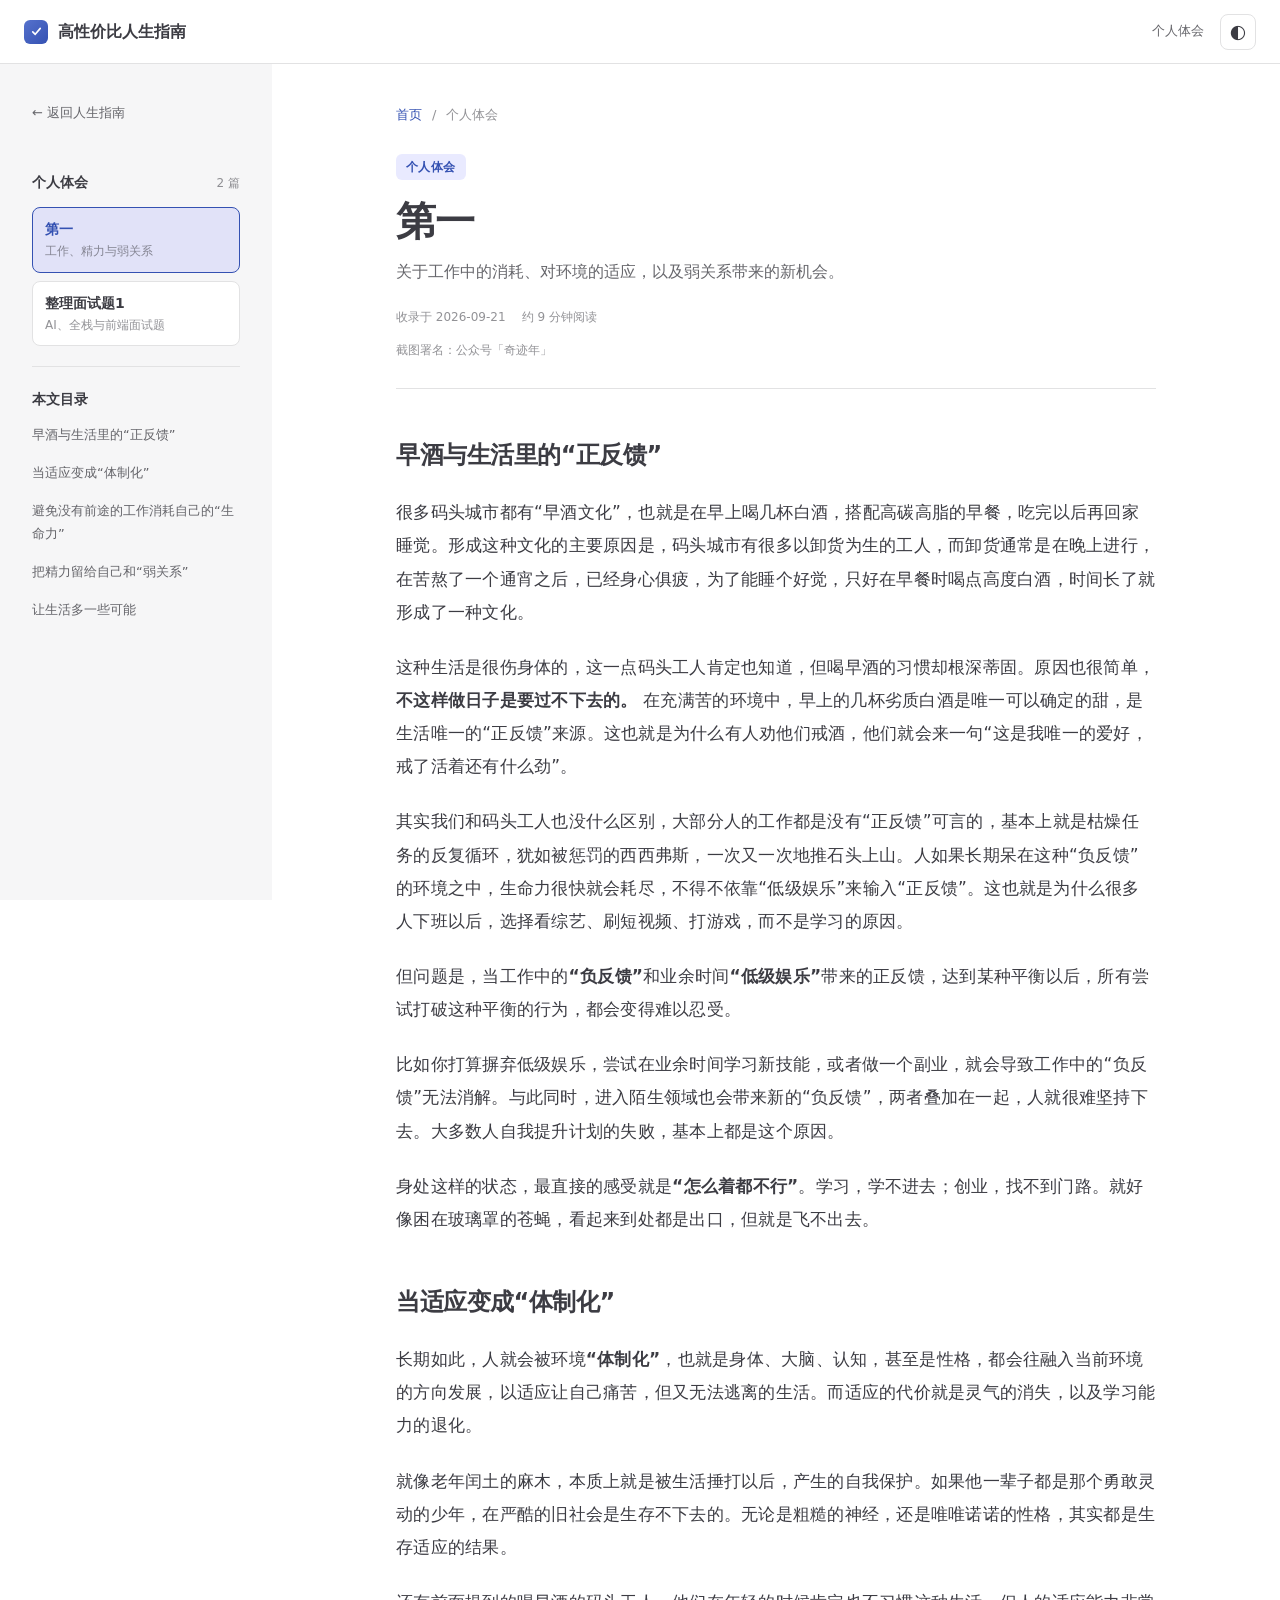
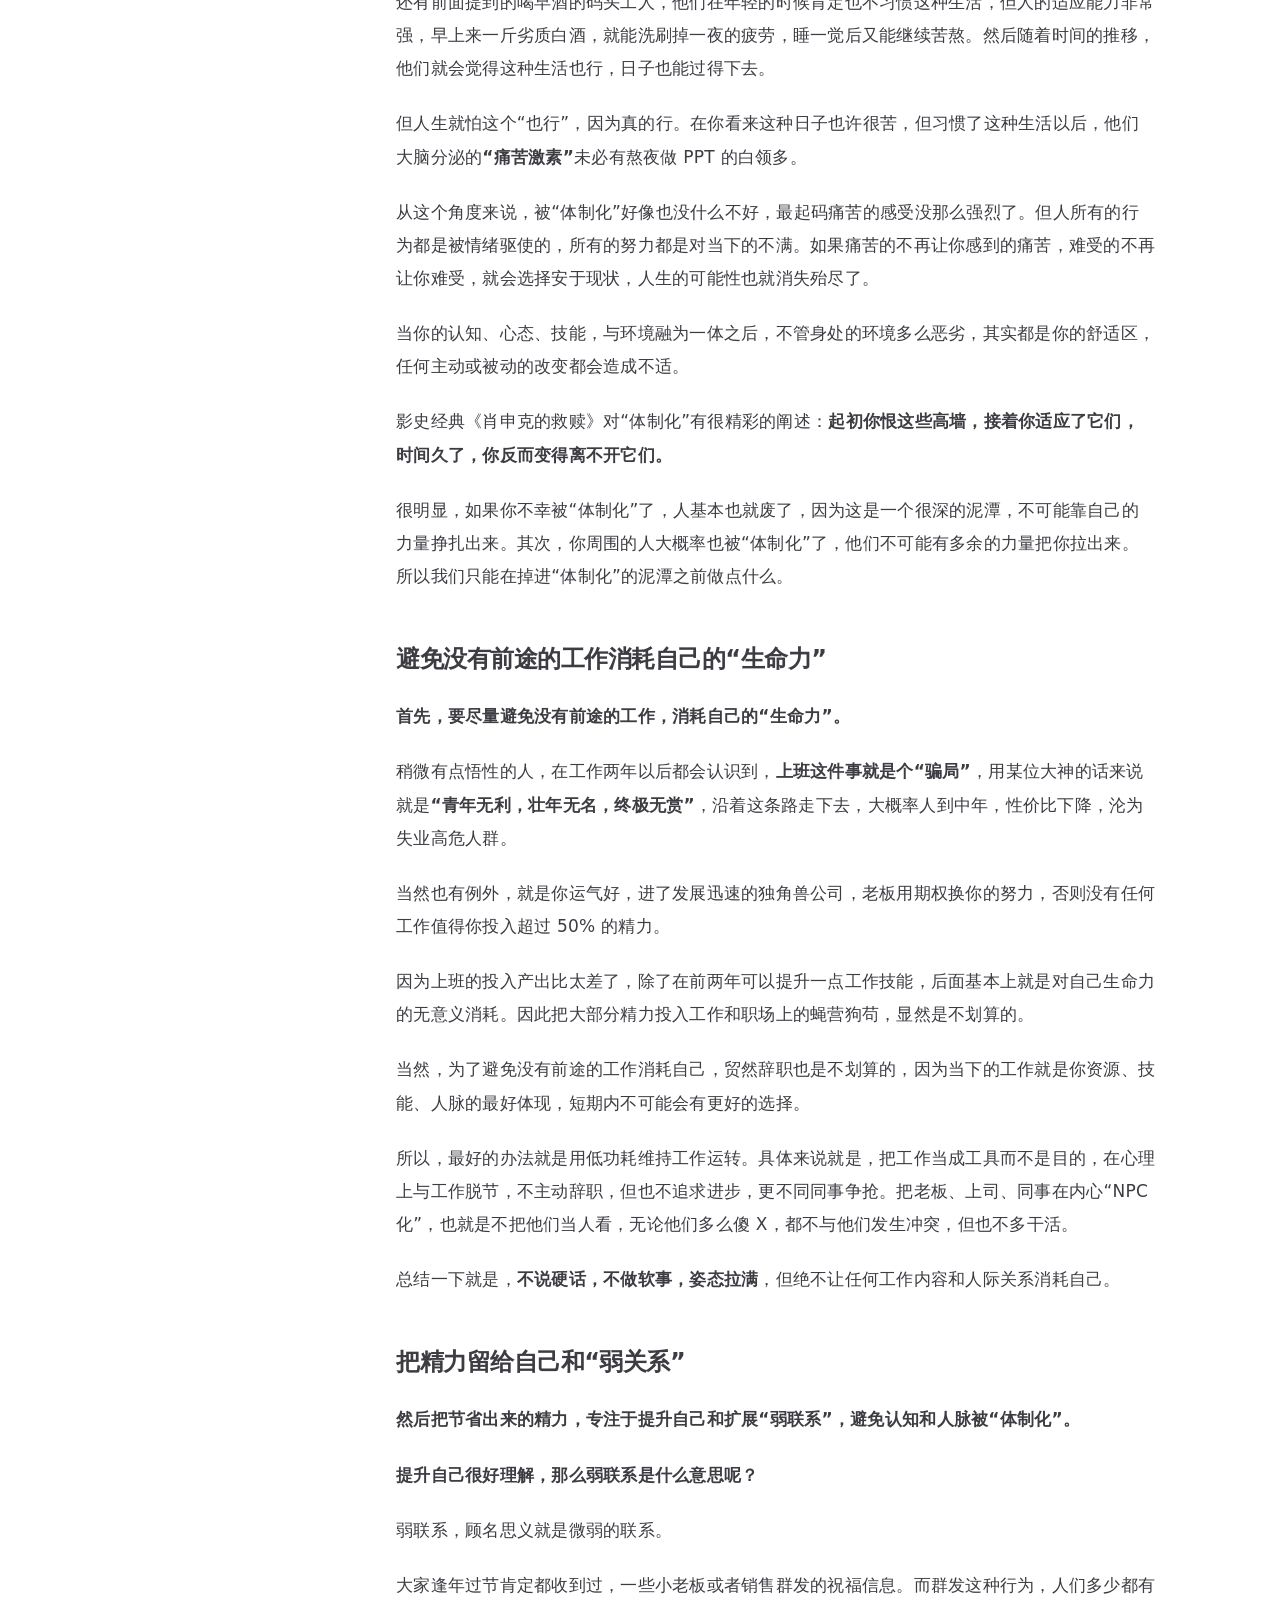
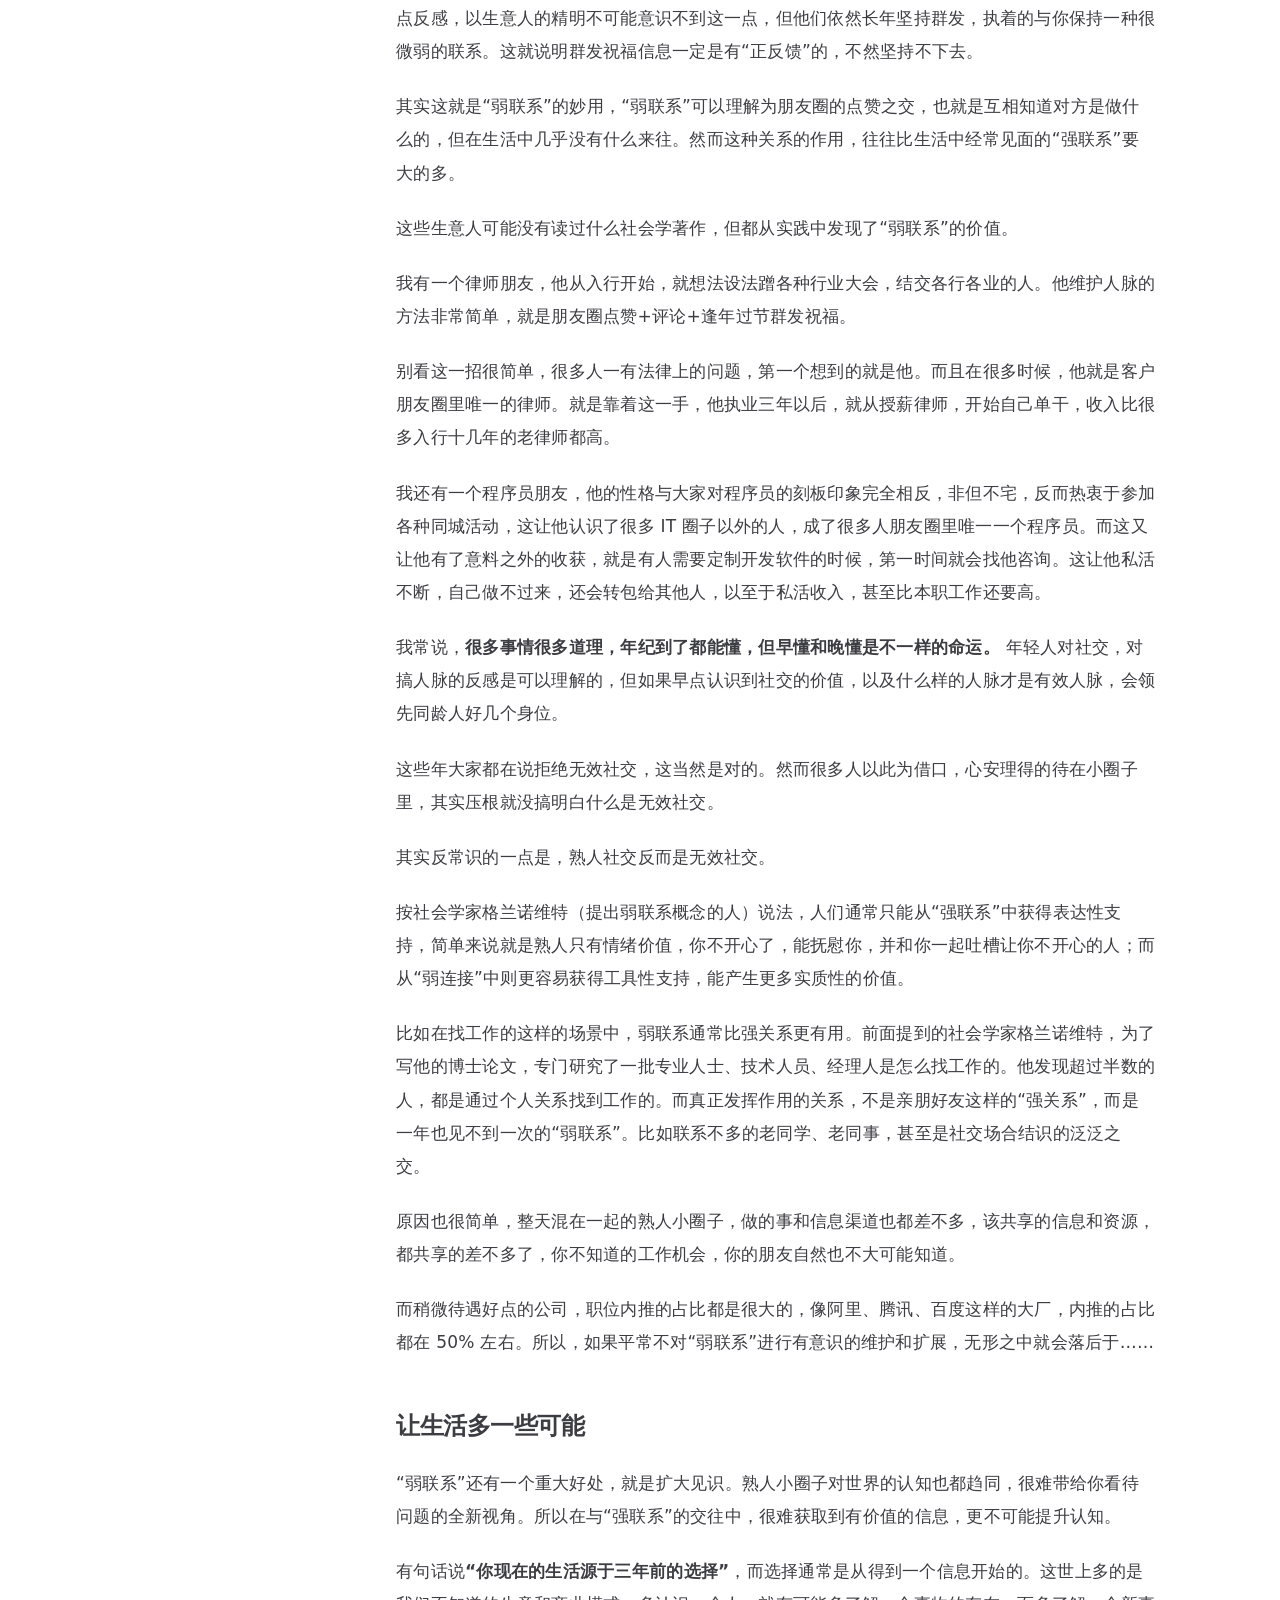
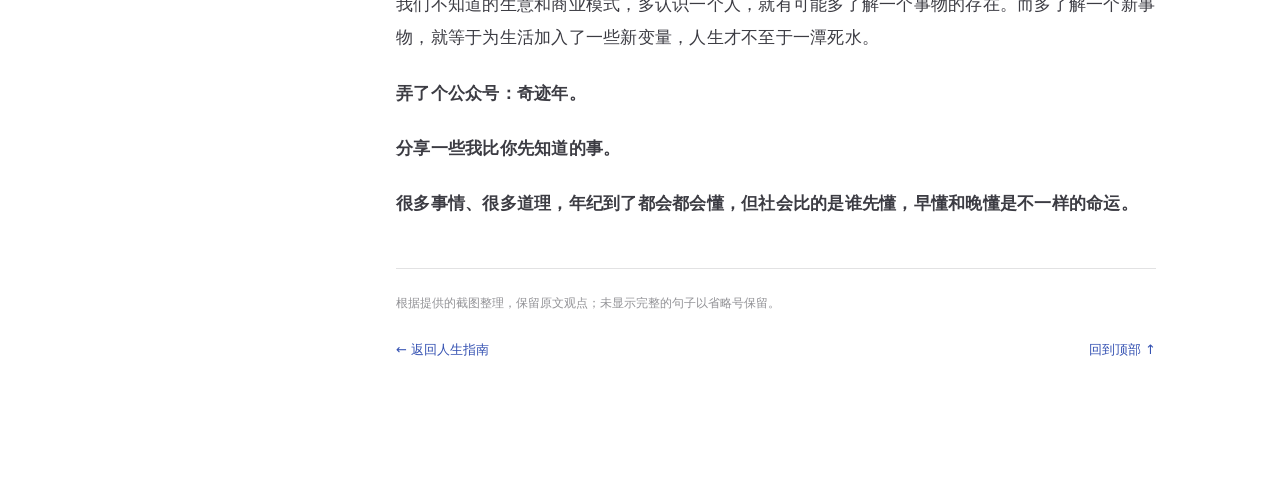
<file: personal.html>
<!doctype html>
<html lang="zh-CN">
<head>
<meta charset="utf-8">
<meta name="viewport" content="width=device-width, initial-scale=1">
<title>第一 · 个人体会 · 高性价比人生指南</title>
<meta name="description" content="关于工作中的消耗、对环境的适应，以及弱关系带来的新机会。">
<meta name="theme-color" content="#3451b2" media="(prefers-color-scheme: light)">
<meta name="theme-color" content="#1b1b1f" media="(prefers-color-scheme: dark)">
<link rel="canonical" href="https://zhangjh024.github.io/HowToLiveBetter/personal.html?article=first">
<meta property="og:type" content="article">
<meta property="og:title" content="第一 · 个人体会">
<meta property="og:description" content="关于工作中的消耗、对环境的适应，以及弱关系带来的新机会。">
<meta property="og:url" content="https://zhangjh024.github.io/HowToLiveBetter/personal.html?article=first">
<meta property="og:site_name" content="高性价比人生指南">
<meta property="og:locale" content="zh_CN">
<link rel="icon" href="data:image/svg+xml,%3Csvg xmlns='http://www.w3.org/2000/svg' viewBox='0 0 64 64'%3E%3Crect width='64' height='64' rx='14' fill='%233451b2'/%3E%3Cpath d='M17 33l10 11 20-24' fill='none' stroke='white' stroke-width='7' stroke-linecap='round' stroke-linejoin='round'/%3E%3C/svg%3E">
<script>(function(){try{var s=localStorage.getItem('theme');var d=s?s==='dark':matchMedia('(prefers-color-scheme: dark)').matches;if(d)document.documentElement.classList.add('dark')}catch(e){}})();</script>
<link rel="stylesheet" href="assets/site.css">
<link rel="stylesheet" href="assets/personal.css">
<script type="module" src="assets/personal.js"></script>
</head>
<body class="reading-page">
<a class="reader-skip" href="#personal-reader">跳到正文</a>
<header class="nav">
  <div class="nav-in">
    <button class="icon-btn menu-btn" id="reader-menu" aria-label="打开文章导航" aria-controls="reader-sidebar" aria-expanded="false"><svg viewBox="0 0 24 24" aria-hidden="true"><path d="M4 6h16v2H4zm0 5h16v2H4zm0 5h16v2H4z"/></svg></button>
    <a class="title" href="./"><span class="logo" aria-hidden="true"><svg viewBox="0 0 24 24"><path d="M6 12.5l4 4 8-9.5" fill="none" stroke="currentColor" stroke-width="2.6" stroke-linecap="round" stroke-linejoin="round"/></svg></span><span>高性价比人生指南</span></a>
    <span class="reader-nav-label">个人体会</span>
    <button class="reader-theme" id="reader-theme" aria-label="切换深色模式" aria-pressed="false" title="切换深色模式">◐</button>
  </div>
</header>
<div class="backdrop" id="reader-backdrop"></div>
<aside class="sidebar" id="reader-sidebar" aria-label="文章导航">
  <div class="group"><a class="reader-home" href="./">← 返回人生指南</a></div>
  <section class="group personal-group" aria-labelledby="personal-heading">
    <div class="gt" id="personal-heading">个人体会 <small data-personal-count>2 篇</small></div>
    <nav class="personal-links" data-personal-links aria-label="个人体会文章">
      <a class="personal-entry" href="personal.html?article=first"><span>第一</span><small>工作、精力与弱关系</small></a>
      <a class="personal-entry" href="personal.html?article=interview-questions-1"><span>整理面试题1</span><small>AI、全栈与前端面试题</small></a>
    </nav>
  </section>
  <nav class="group" aria-labelledby="reader-toc-heading" id="reader-toc-group" hidden>
    <div class="gt" id="reader-toc-heading">本文目录</div>
    <ol class="reader-toc" id="reader-toc"></ol>
  </nav>
</aside>
<main class="content" id="personal-reader" tabindex="-1">
  <div class="reading-doc doc">
    <div class="reader-breadcrumb"><a href="./">首页</a><span aria-hidden="true">/</span><span>个人体会</span></div>
    <div class="status" id="reader-status" role="status">正在加载文章…</div>
    <article id="reader-article" hidden>
      <header class="reader-header">
        <span class="reader-category">个人体会</span>
        <h1 id="reader-title">第一</h1>
        <p class="reader-description" id="reader-description"></p>
        <div class="reader-meta"><span>收录于 <time id="reader-date"></time></span><span id="reader-length"></span></div>
        <p class="reader-source" id="reader-source"></p>
      </header>
      <div class="reader-body" id="reader-body"></div>
      <footer class="reader-footer">
        <p class="reader-note" id="reader-note"></p>
        <div class="reader-bottom-links"><a href="./">← 返回人生指南</a><a href="#personal-reader">回到顶部 ↑</a></div>
      </footer>
    </article>
    <noscript><p>阅读文章需要开启 JavaScript，也可以在 GitHub 阅读：<a href="https://github.com/zhangjh024/HowToLiveBetter/blob/main/docs/个人体会/第一.md">《第一》</a> · <a href="https://github.com/zhangjh024/HowToLiveBetter/blob/main/docs/个人体会/整理面试题1.md">《整理面试题1》</a>。</p></noscript>
  </div>
</main>
</body>
</html>
</file>
<file: assets/site.css>
:root{
  --bg:#ffffff; --bg-alt:#f6f6f7; --bg-soft:#f6f6f7; --bg-mute:#f1f1f2; --bg-elv:#ffffff;
  --divider:#e2e2e3; --gutter:#e2e2e3;
  --t1:rgba(60,60,67,1); --t2:rgba(60,60,67,.78); --t3:rgba(60,60,67,.56);
  --brand-1:#3451b2; --brand-2:#3a5ccc; --brand-3:#5672cd; --brand-soft:rgba(100,108,255,.14);
  --green-1:#18794e; --green-soft:rgba(16,185,129,.14);
  --yellow-1:#915930; --yellow-soft:rgba(234,179,8,.14);
  --red-1:#b8272c; --red-soft:rgba(244,63,94,.14);
  --gray-1:#565a5f; --gray-soft:rgba(142,150,170,.14);
  --mark:rgba(234,179,8,.32);
  --shadow:0 1px 2px rgba(0,0,0,.04),0 1px 2px rgba(0,0,0,.06);
  --font:"Inter",ui-sans-serif,system-ui,-apple-system,"Segoe UI",Roboto,"PingFang SC","Hiragino Sans GB","Microsoft YaHei","Noto Sans SC",sans-serif;
  --mono:ui-monospace,"SF Mono",Menlo,Consolas,"Liberation Mono",monospace;
  --nav-h:64px; --side-w:272px;
  color-scheme:light;
}
html.dark{
  --bg:#1b1b1f; --bg-alt:#161618; --bg-soft:#202127; --bg-mute:#2b2b2f; --bg-elv:#202127;
  --divider:#2e2e32; --gutter:#000000;
  --t1:rgba(255,255,245,.86); --t2:rgba(235,235,245,.6); --t3:rgba(235,235,245,.38);
  --brand-1:#a8b1ff; --brand-2:#5c73e7; --brand-3:#3e63dd; --brand-soft:rgba(100,108,255,.16);
  --green-1:#3dd68c; --green-soft:rgba(16,185,129,.16);
  --yellow-1:#f9b44e; --yellow-soft:rgba(234,179,8,.16);
  --red-1:#f66f81; --red-soft:rgba(244,63,94,.16);
  --gray-1:#a4a8ae; --gray-soft:rgba(142,150,170,.16);
  --mark:rgba(234,179,8,.28);
  --shadow:0 1px 2px rgba(0,0,0,.3);
  color-scheme:dark;
}
*{box-sizing:border-box}
html{scroll-padding-top:calc(var(--nav-h) + 16px)}
body{margin:0;background:var(--bg);color:var(--t1);font:14px/1.7 var(--font);-webkit-font-smoothing:antialiased}
a{color:var(--brand-1);text-decoration:none;transition:color .25s}
a:hover{color:var(--brand-2);text-decoration:underline;text-underline-offset:2px}
button{font:inherit;color:inherit;background:none;border:0;padding:0;cursor:pointer}
:focus-visible{outline:2px solid var(--brand-1);outline-offset:2px;border-radius:4px}
mark{background:var(--mark);color:inherit;border-radius:2px;padding:0 1px}
[hidden]{display:none!important}

/* nav */
.nav{position:fixed;top:0;left:0;right:0;height:var(--nav-h);z-index:30;background:var(--bg);border-bottom:1px solid var(--divider)}
.nav-in{height:100%;display:flex;align-items:center;gap:16px;padding:0 24px}
.title{display:flex;align-items:center;gap:10px;font-weight:600;font-size:16px;color:var(--t1);white-space:nowrap}
.title:hover{text-decoration:none;color:var(--t1)}
.logo{width:24px;height:24px;border-radius:6px;background:linear-gradient(135deg,var(--brand-3),var(--brand-1));display:grid;place-items:center;color:#fff;font-size:12px;font-weight:700}
.logo svg{width:15px;height:15px}
.search{flex:1;max-width:520px;margin-left:auto;position:relative}
.search input{width:100%;height:40px;padding:0 44px 0 40px;border-radius:8px;border:1px solid transparent;background:var(--bg-alt);color:var(--t1);font:inherit;font-size:14px;transition:border-color .25s,background .25s}
.search input:hover{border-color:var(--divider)}
.search input:focus{outline:0;border-color:var(--brand-1);background:var(--bg)}
.search input::placeholder{color:var(--t3)}
.search svg{position:absolute;left:12px;top:50%;transform:translateY(-50%);width:18px;height:18px;fill:none;stroke:var(--t3);stroke-width:2;pointer-events:none}
.search kbd{position:absolute;right:10px;top:50%;transform:translateY(-50%);font:500 11px/1 var(--font);color:var(--t3);border:1px solid var(--divider);border-radius:4px;padding:3px 6px;background:var(--bg-elv);pointer-events:none}
.nav-r{display:flex;align-items:center;gap:8px}
.icon-btn{width:36px;height:36px;border-radius:8px;display:grid;place-items:center;color:var(--t2);transition:background .25s,color .25s}
.icon-btn:hover{background:var(--bg-soft);color:var(--t1)}
.icon-btn svg{width:20px;height:20px;fill:currentColor}
.switch{position:relative;width:40px;height:22px;border-radius:11px;border:1px solid var(--divider);background:var(--bg-mute);transition:border-color .25s,background .25s;flex:none;margin-left:8px}
.switch:hover{border-color:var(--t3)}
.switch .knob{position:absolute;top:1px;left:1px;width:18px;height:18px;border-radius:50%;background:var(--bg-elv);box-shadow:var(--shadow);transition:transform .25s;display:grid;place-items:center}
html.dark .switch .knob{transform:translateX(18px)}
.switch svg{width:12px;height:12px;fill:var(--t2)}
.switch .sun{display:block} .switch .moon{display:none}
html.dark .switch .sun{display:none} html.dark .switch .moon{display:block}
.menu-btn{display:none}

/* sidebar */
.sidebar{position:fixed;top:var(--nav-h);bottom:0;left:0;width:var(--side-w);background:var(--bg-alt);padding:32px 32px 96px;overflow-y:auto;overscroll-behavior:contain;z-index:20}
.group{padding-bottom:20px;margin-bottom:20px;border-bottom:1px solid var(--divider)}
.group:last-of-type{border-bottom:0}
.gt{font-size:14px;font-weight:700;color:var(--t1);line-height:24px;margin-bottom:4px;display:flex;justify-content:space-between;align-items:baseline}
.gt small{font-weight:400;font-size:12px;color:var(--t3)}
.sec-links{display:flex;flex-direction:column}
.sec-link{display:flex;justify-content:space-between;align-items:center;gap:8px;padding:4px 0;font-size:14px;font-weight:500;color:var(--t2);line-height:24px;text-align:left;transition:color .25s;border-radius:0}
.sec-link:hover{color:var(--t1)}
.sec-link[aria-pressed="true"]{color:var(--brand-1)}
.sec-link i{font-style:normal;font-size:12px;color:var(--t3);font-variant-numeric:tabular-nums}
.sec-link.all{padding-bottom:8px;margin-bottom:4px;border-bottom:1px solid var(--divider)}
.chips{display:flex;flex-wrap:wrap;gap:6px;padding-top:6px}
.chip{border:1px solid var(--divider);background:var(--bg-elv);color:var(--t2);border-radius:999px;padding:3px 11px;font-size:12px;font-weight:500;line-height:18px;transition:all .2s}
.chip:hover{border-color:var(--brand-3);color:var(--t1)}
.chip[aria-pressed="true"]{background:var(--brand-soft);border-color:var(--brand-1);color:var(--brand-1)}
.toggle{display:flex;align-items:center;gap:8px;font-size:13px;color:var(--t2);padding:4px 0;cursor:pointer;font-weight:500}
.toggle input{accent-color:var(--brand-1);width:15px;height:15px;margin:0}
.reset{display:inline-flex;align-items:center;gap:6px;margin-top:8px;padding:6px 14px;border:1px solid var(--divider);border-radius:20px;font-size:13px;font-weight:500;color:var(--t2);background:var(--bg-elv);transition:all .25s}
.reset:hover{border-color:var(--brand-1);color:var(--brand-1)}
.doc-links{margin-top:8px;font-size:14px;color:var(--t3)}
.doc-links a{margin-right:4px}
.hint{font-size:12px;color:var(--t3);line-height:1.6;margin-top:16px}
.hint p{margin:4px 0}
.backdrop{display:none}

/* content */
.content{padding:calc(var(--nav-h) + 40px) 48px 128px calc(var(--side-w) + 48px)}
.doc{max-width:900px;margin:0 auto}
.doc-head{margin-bottom:28px}
.doc-head h1{font-size:32px;line-height:40px;font-weight:700;letter-spacing:-.02em;margin:0 0 8px}
.doc-head p{margin:0;color:var(--t2);font-size:16px}
.doc-head .stat{color:var(--t3);font-size:14px;margin-top:6px}
.doc-head .stat b{color:var(--brand-1);font-weight:600}
.sec-block{margin-top:40px}
.sec-h{display:flex;align-items:baseline;gap:12px;padding-top:24px;border-top:1px solid var(--divider);margin-bottom:8px}
.sec-h h2{font-size:24px;line-height:32px;font-weight:600;letter-spacing:-.02em;margin:0}
.sec-h .shown{margin-left:auto;font-size:13px;color:var(--t3);font-variant-numeric:tabular-nums}
.intro{margin:0 0 20px;color:var(--t2);font-size:14px;max-width:72ch}

.card{background:var(--bg-soft);border:1px solid transparent;border-radius:12px;padding:22px 24px 18px;margin-bottom:16px;transition:border-color .25s,background .25s;content-visibility:auto;contain-intrinsic-size:300px;contain-intrinsic-size:auto 300px}
.card:hover{border-color:var(--divider)}
.card-h{display:flex;align-items:flex-start;gap:10px;margin-bottom:10px}
.card-h h3{margin:0;font-size:18px;line-height:28px;font-weight:600;letter-spacing:-.01em;flex:1;min-width:0;overflow-wrap:anywhere}
.card-h .idx{color:var(--t3);font-size:14px;line-height:28px;font-variant-numeric:tabular-nums;min-width:22px}
.card-h .anchor{opacity:0;color:var(--brand-1);font-size:16px;line-height:28px;font-weight:500;transition:opacity .2s}
.card:hover .anchor,.anchor:focus-visible{opacity:1}
.badges{display:flex;flex-wrap:wrap;gap:6px;margin-bottom:14px}
.badge{display:inline-block;border-radius:10px;padding:0 10px;line-height:20px;font-size:12px;font-weight:600;white-space:nowrap;transform:translateY(0)}
.badge.tip{background:var(--brand-soft);color:var(--brand-1)}
.badge.A{background:var(--green-soft);color:var(--green-1)}
.badge.B{background:var(--yellow-soft);color:var(--yellow-1)}
.badge.C{background:var(--gray-soft);color:var(--gray-1)}
.badge.danger{background:var(--red-soft);color:var(--red-1)}
.badge.warn{background:var(--yellow-soft);color:var(--yellow-1)}
.badge.plain{background:var(--gray-soft);color:var(--t2);font-weight:500}
.badge.r3{background:var(--brand-soft);color:var(--brand-1)}
.badge.r2{background:var(--green-soft);color:var(--green-1)}
.badge.r1{background:var(--gray-soft);color:var(--gray-1)}
.human{margin:0 0 14px;padding:10px 14px;border-left:2px solid var(--brand-1);background:var(--brand-soft);border-radius:0 6px 6px 0;font-size:15px;line-height:1.75;color:var(--t1);overflow-wrap:anywhere}
.rows{display:grid;grid-template-columns:auto 1fr;gap:8px 16px;font-size:14px;line-height:1.75}
.rows .k{color:var(--t3);font-weight:500;font-size:13px;line-height:1.75;padding-top:1px}
.rows .v{color:var(--t1);min-width:0;overflow-wrap:anywhere}
.rows .v.note{color:var(--t2)}
.src{margin-top:14px;border-top:1px solid var(--divider);padding-top:10px}
.src summary{list-style:none;cursor:pointer;font-size:13px;font-weight:500;color:var(--t2);display:flex;align-items:center;gap:6px;user-select:none}
.src summary::-webkit-details-marker{display:none}
.src summary::before{content:"";width:6px;height:6px;border-right:1.5px solid var(--t3);border-bottom:1.5px solid var(--t3);transform:rotate(-45deg);transition:transform .2s;margin-right:2px}
.src[open] summary::before{transform:rotate(45deg)}
.src .body{padding-top:8px;font-size:13px;line-height:1.75;color:var(--t2);overflow-wrap:anywhere}

abbr.term{text-decoration:none;border-bottom:1px dotted var(--t3);cursor:help}
abbr.term:hover{border-bottom-color:var(--brand-1);color:var(--brand-1)}
.pop{position:absolute;z-index:40;background:var(--bg-elv);border:1px solid var(--divider);border-radius:8px;box-shadow:0 8px 24px rgba(0,0,0,.14);padding:10px 12px;font-size:13px;line-height:1.6;color:var(--t2)}
.pop b{display:block;color:var(--t1);font-weight:600;margin-bottom:2px}
.gloss{margin-top:16px;border:1px solid var(--divider);border-radius:8px;padding:0 16px;font-size:13px;color:var(--t2)}
.gloss summary{cursor:pointer;padding:10px 0;font-weight:500;color:var(--t2);list-style:none;display:flex;align-items:center;gap:6px}
.gloss summary::-webkit-details-marker{display:none}
.gloss summary::before{content:"";width:6px;height:6px;border-right:1.5px solid var(--t3);border-bottom:1.5px solid var(--t3);transform:rotate(-45deg);transition:transform .2s;margin-right:2px}
.gloss[open] summary::before{transform:rotate(45deg)}
.gloss p{margin:0 0 8px}
.gloss dl{display:grid;grid-template-columns:auto 1fr;gap:6px 14px;margin:0 0 14px}
.gloss dt{font-weight:600;color:var(--t1);white-space:nowrap}
.gloss dd{margin:0}
@media (max-width:960px){.gloss dl{grid-template-columns:1fr;gap:2px} .gloss dd{margin-bottom:8px}}
.empty{border:1px dashed var(--divider);border-radius:12px;padding:40px 24px;text-align:center;color:var(--t2);margin-top:24px}
.empty button{margin-top:12px;padding:7px 16px;border:1px solid var(--divider);border-radius:20px;font-weight:500;background:var(--bg-elv)}
.empty button:hover{border-color:var(--brand-1);color:var(--brand-1)}
.status{color:var(--t3);padding:40px 0;text-align:center}
.status code{font-family:var(--mono);font-size:13px;background:var(--bg-mute);padding:2px 6px;border-radius:4px}
.foot{margin-top:64px;padding-top:24px;border-top:1px solid var(--divider);color:var(--t3);font-size:13px;line-height:1.7}

@media (max-width:960px){
  :root{--nav-h:56px}
  .nav-in{padding:0 16px;gap:10px}
  .title span{display:none}
  .search{max-width:none}
  .search kbd{display:none}
  .menu-btn{display:grid}
  .sidebar{transform:translateX(-100%);transition:transform .25s;box-shadow:none;padding:24px 24px 96px;width:min(var(--side-w),86vw)}
  .sidebar.open{transform:none;box-shadow:0 8px 24px rgba(0,0,0,.2)}
  .backdrop{display:block;position:fixed;inset:0;background:rgba(0,0,0,.4);z-index:15;opacity:0;pointer-events:none;transition:opacity .25s}
  .backdrop.on{opacity:1;pointer-events:auto}
  .content{padding:calc(var(--nav-h) + 24px) 20px 96px}
  .doc-head h1{font-size:26px;line-height:34px}
  .card{padding:18px 16px 14px;border-radius:10px}
  .card-h h3{font-size:16px;line-height:24px}
  .card-h .idx{line-height:24px}
  .human{padding:9px 12px;font-size:14px;margin-bottom:12px}
  .rows{grid-template-columns:1fr;gap:4px}
  .rows .k{padding-top:6px}
  .rows .k:first-child{padding-top:0}
}
@media (prefers-reduced-motion:reduce){*{transition:none!important}}
</file>
<file: assets/personal.css>
.sidebar .personal-group{border-bottom:1px solid var(--divider)}
.personal-links{display:flex;flex-direction:column;gap:8px;padding-top:8px}
.personal-entry{display:flex;flex-direction:column;gap:2px;padding:10px 12px;border:1px solid var(--divider);border-radius:8px;color:var(--t1);background:var(--bg-elv);line-height:1.6;overflow-wrap:anywhere}
.personal-entry:hover{text-decoration:none;border-color:var(--brand-1);color:var(--brand-1)}
.personal-entry>span{font-size:14px;font-weight:600}
.personal-entry>small{font-size:12px;color:var(--t3);font-weight:400}
.personal-entry[aria-current="page"]{border-color:var(--brand-1);background:var(--brand-soft);color:var(--brand-1)}
.reader-nav-label{margin-left:auto;color:var(--t2);font-size:13px}
.reader-skip{position:fixed;top:8px;left:16px;z-index:50;padding:8px 16px;background:var(--bg);border:1px solid var(--brand-1);border-radius:8px;transform:translateY(-150%)}
.reader-skip:focus{transform:none}
.reading-page .reader-home{display:block;font-size:13px;padding:6px 0;color:var(--t2)}
.reading-page .reader-theme{width:36px;height:36px;border:1px solid var(--divider);border-radius:8px;font-size:19px}
.reading-page .reader-theme:hover{background:var(--bg-soft)}
.reading-page .reading-doc{max-width:760px}
.reading-page .reader-breadcrumb{display:flex;align-items:center;gap:10px;margin:0 0 28px;font-size:13px;color:var(--t3)}
.reading-page .reader-header{padding-bottom:28px;border-bottom:1px solid var(--divider)}
.reading-page .reader-category{display:inline-block;padding:3px 10px;border-radius:6px;color:var(--brand-1);background:var(--brand-soft);font-size:12px;font-weight:600;letter-spacing:.04em;margin-bottom:16px}
.reading-page .reader-header h1{margin:0 0 12px;font-size:40px;line-height:1.25;letter-spacing:-.03em;overflow-wrap:anywhere}
.reading-page .reader-description{margin:0 0 20px;font-size:16px;line-height:1.8;color:var(--t2)}
.reading-page .reader-meta{display:flex;flex-wrap:wrap;gap:6px 16px;font-size:12px;color:var(--t3)}
.reading-page .reader-source{margin:12px 0 0;font-size:12px;color:var(--t3)}
.reading-page .reader-body{font-size:17px;line-height:1.95;letter-spacing:.015em;overflow-wrap:anywhere}
.reading-page .reader-body p{margin:22px 0}
.reading-page .reader-body h2{margin:48px 0 22px;font-size:24px;line-height:1.55;letter-spacing:-.02em;scroll-margin-top:16px}
.reading-page .reader-body h3{margin:32px 0 16px;font-size:20px;line-height:1.6}
.reading-page .reader-body strong{font-weight:650;color:var(--t1)}
.reading-page .reader-body blockquote{margin:28px 0;padding:2px 20px;border-left:3px solid var(--brand-1);border-radius:0 8px 8px 0;background:var(--brand-soft);color:var(--t2)}
.reading-page .reader-body ul,.reading-page .reader-body ol{padding-left:1.6em;margin:22px 0}
.reading-page .reader-body li{padding-left:4px;margin:8px 0}
.reading-page .reader-body a{text-decoration:underline;text-underline-offset:3px}
.reading-page .reader-body code{padding:2px 5px;border-radius:4px;background:var(--bg-mute);font-family:var(--mono);font-size:.88em}
.reading-page .reader-toc{list-style:none;padding:4px 0 0;margin:0;display:flex;flex-direction:column;gap:6px}
.reading-page .reader-toc a{display:block;padding:5px 0;font-size:13px;line-height:1.7;color:var(--t2)}
.reading-page .reader-toc a:hover{color:var(--brand-1)}
.reading-page .reader-footer{margin-top:48px;padding-top:24px;border-top:1px solid var(--divider)}
.reading-page .reader-note{font-size:12px;line-height:1.8;color:var(--t3);margin:0 0 24px}
.reading-page .reader-bottom-links{display:flex;justify-content:space-between;gap:16px;font-size:13px}
.reading-page .reader-error{padding:28px;border:1px solid var(--divider);border-radius:12px;background:var(--bg-soft);font-size:15px}
.reading-page .reader-error h1{font-size:24px;margin:0 0 12px}
.reading-page .reader-error p{color:var(--t2)}
.reading-page .reader-retry{padding:7px 14px;border:1px solid var(--divider);border-radius:6px;margin-right:16px;background:var(--bg)}
@media(max-width:960px){
  .reading-page .reader-breadcrumb{margin-bottom:24px}
  .reading-page .reader-header h1{font-size:32px}
  .reading-page .reader-description{font-size:15px}
  .reading-page .reader-body{font-size:16px;line-height:1.95}
  .reading-page .reader-body h2{font-size:22px;margin-top:36px}
  .reading-page .reader-body p{margin:20px 0}
  .reading-page .reader-header{padding-bottom:24px}
  .reading-page .reader-body blockquote{padding:2px 14px}
}
</file>
